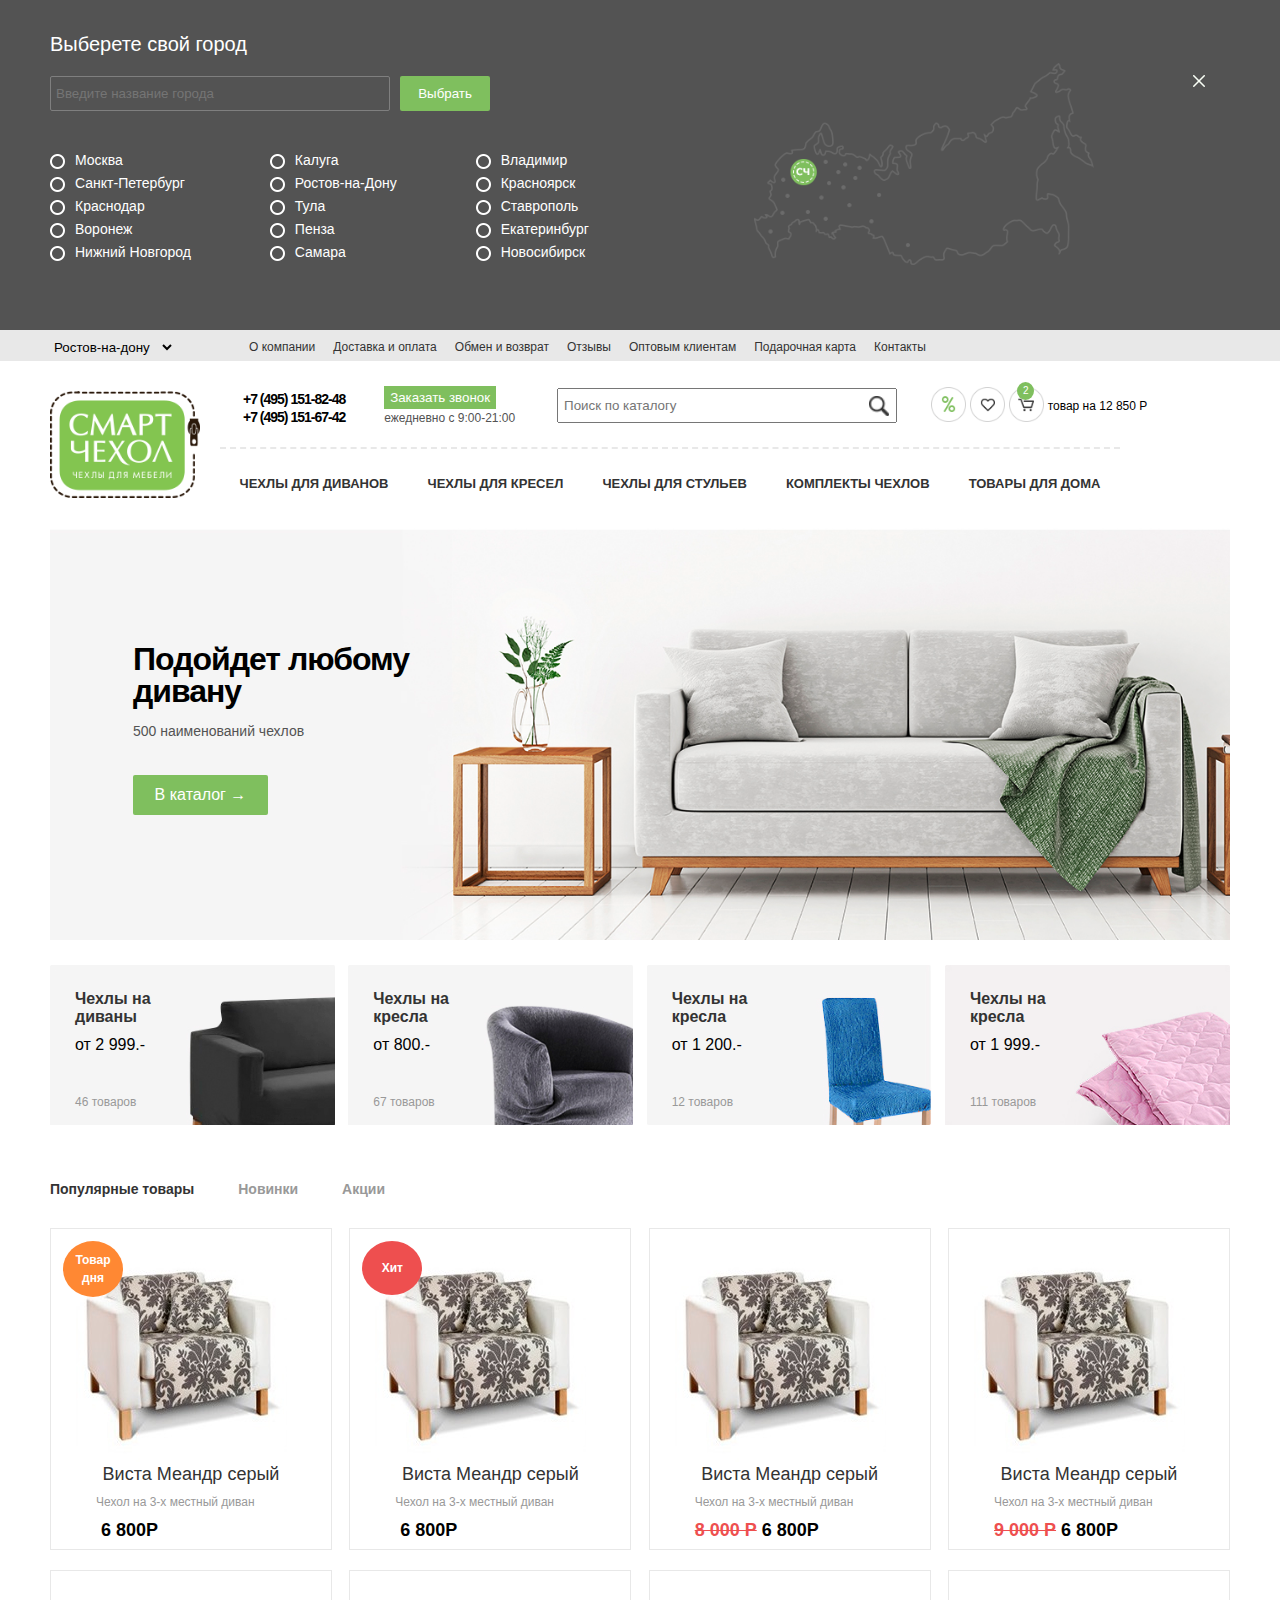
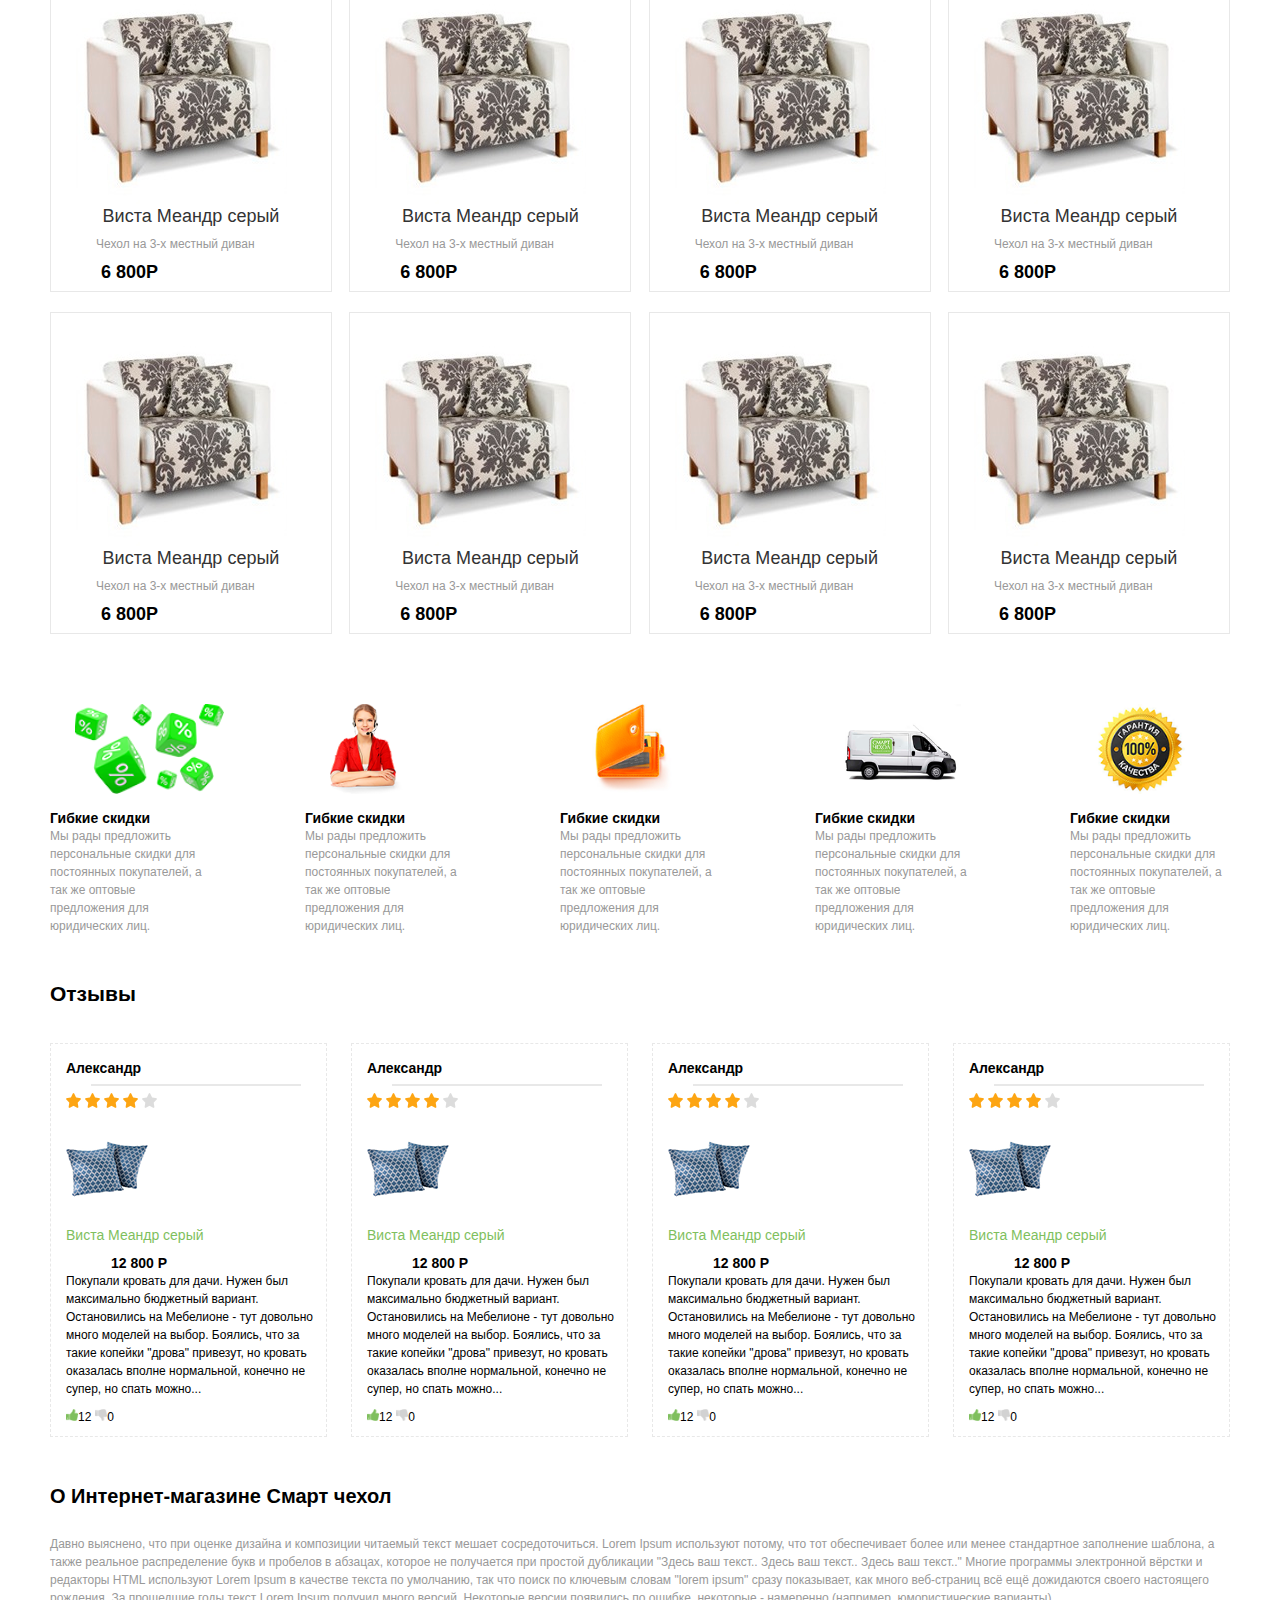
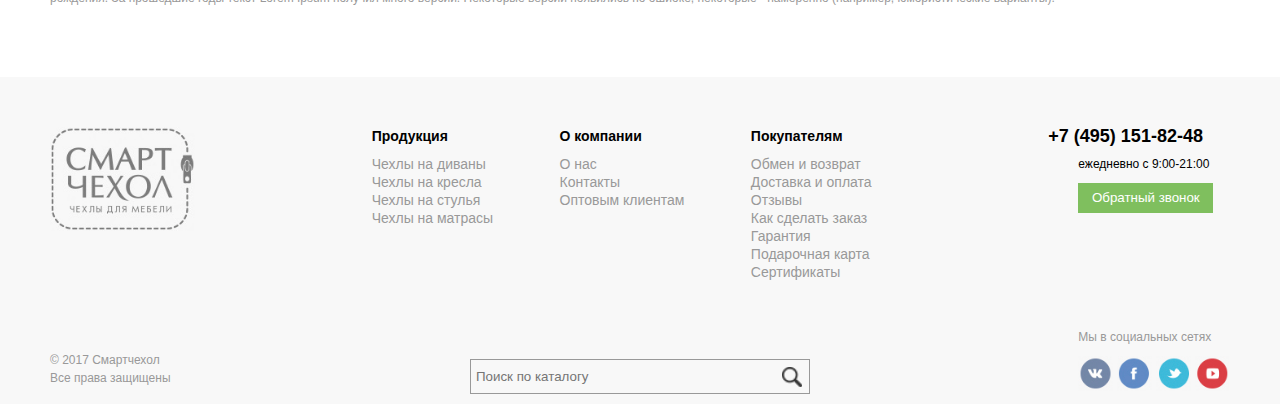
<file: index.html>
<!DOCTYPE html>
<html lang="ru">
<head>
    <meta charset="UTF-8">
    <title>SMART-Чехол</title>
    <link rel="stylesheet" href="css/reset.css">
    <link rel="stylesheet" href="css/style.css">
    <script
            src="https://code.jquery.com/jquery-3.2.1.min.js"
            integrity="sha256-hwg4gsxgFZhOsEEamdOYGBf13FyQuiTwlAQgxVSNgt4="
            crossorigin="anonymous"></script>
    <script type="text/javascript" src="js/functions.js"></script>
</head>
<body class="_full">
<div class="choose-city _darkGray">
    <div class="wrap">
        <div class="choose-city__title">Выберете свой город</div>
        <div class="choose-city__search"><input type="search" placeholder="Введите название города"><input class="_pointer" type="submit" value="Выбрать"></div>
        <div class="choose-city__list">
            <ul class="choose-city__list-col">
                <li><input id="moscow" type="radio" name="city">
                <label for="moscow" class="_pointer">Москва</label></li>
                <li> <input id="sp" type="radio" name="city">
                <label for="sp" class="_pointer">Санкт-Петербург</label></li>
                <li><input id="krasnodar" type="radio" name="city">
                <label for="krasnodar" class="_pointer">Краснодар</label></li>
                <li><input id="voronej" type="radio" name="city">
                <label for="voronej" class="_pointer">Воронеж</label></li>
                <li><input id="nn" type="radio" name="city">
                <label for="nn" class="_pointer">Нижний Новгород</label></li>
            </ul>
            <ul class="choose-city__list-col">
                <li><input id="kaluga" type="radio" name="city">
                <label for="kaluga" class="_pointer">Калуга</label></li>
                <li> <input id="rostov" type="radio" name="city">
                <label for="rostov" class="_pointer">Ростов-на-Дону</label></li>
                <li> <input id="tula" type="radio" name="city">
                <label for="tula" class="_pointer">Тула</label></li>
                <li> <input id="penza" type="radio" name="city">
                <label for="penza" class="_pointer">Пенза</label></li>
                <li> <input id="samara" type="radio" name="city">
                <label for="samara" class="_pointer">Самара</label></li>
            </ul>
            <ul class="choose-city__list-col">
                <li> <input id="vladimir" type="radio" name="city">
                <label for="vladimir" class="_pointer">Владимир</label></li>
                <li> <input id="krasnoyarsk" type="radio" name="city">
                <label for="krasnoyarsk" class="_pointer">Красноярск</label></li>
                <li><input id="stavropol" type="radio" name="city">
                <label for="stavropol" class="_pointer">Ставрополь</label></li>
                <li><input id="ekb" type="radio" name="city">
                <label for="ekb" class="_pointer">Екатеринбург</label></li>
                <li><input id="novosibirsk" type="radio" name="city">
                <label for="novosibirsk" class="_pointer">Новосибирск</label></li>
            </ul>
        </div>
    </div>
    <img src="img/top-map.png" alt="">
    <div class="choose-city__close _pointer"></div>
</div>
<header class="header clearfix _full">
        <div class="top-menu _gray">
            <div class="wrap">
            <div class="top-menu__city">
                <select name="city" id="city">
                    <option value="Ростов-на-Дону">Ростов-на-дону</option>
                    <option value="Москва">Москва</option>
                    <option value="Санкт-Петербург">Санкт-Петербург</option>
                    <option value="Владимир">Владимир</option>
                    <option value="Воронеж">Воронеж</option>
                </select>
            </div>
            <ul class="top-menu__nav _flex-around">
                <li><a href="#">О компании</a></li>
                <li><a href="#">Доставка и оплата</a></li>
                <li><a href="#">Обмен и возврат</a></li>
                <li><a href="#">Отзывы</a></li>
                <li><a href="#">Оптовым клиентам</a></li>
                <li><a href="#">Подарочная карта</a></li>
                <li><a href="#">Контакты</a></li>
            </ul>
            </div>
        </div>
    <div class="wrap">
        <div class="header__logo"><a href="../smartchehol/index.html"><img src="img/logo.png" alt=""></a></div>
        <div class="header__info">
            <div class="header__phones _inline _mt25">
                <p>+7 (495) 151-82-48</p>
                <p>+7 (495) 151-67-42</p>
            </div>
            <div class="header__callback _inline _mt25">
                <button class="callback-btn _green">Заказать звонок</button>
                <p>ежедневно с 9:00-21:00</p>
            </div>
            <div class="header__search _inline">
                <input type="search" placeholder="Поиск по каталогу">
                <div class="header__search-btn">
                    <label for="header-search"></label>
                    <input type="submit" name="" id="header-search">
                </div>
            </div>
            <div class="header__basket _inline">
                <a class="header__basket-procent" href="#"></a>
                <a class="header__basket-like" href="#"></a>
                <a class="header__basket-goods" href="#"></a>
                <div class="header__basket-number">2</div>
                <p>товар на 12 850 Р</p>
            </div>
        </div>
        <div class="main-menu">
            <ul class="main-menu__nav _flex-around _uppercase">
                <li><a href="#">Чехлы для диванов</a></li>
                <li><a href="#">Чехлы для кресел</a></li>
                <li><a href="#">Чехлы для стульев</a></li>
                <li><a href="#">Комплекты чехлов</a></li>
                <li><a href="#">Товары для дома</a></li>
            </ul>
        </div>
    </div>
</header>
<main class="mainpage wrap">
    <div class="wrap">
        <div class="mainpage__slider">
            <ul>
                <li><img src="img/slide.jpg" alt=""></li>
            </ul>
            <div class="mainpage__slider-info">
                <h3>Подойдет любому дивану</h3>
                <a href="#">500 наименований чехлов</a>
                <div>
                    <button class="_green">В каталог →</button>
                </div>
            </div>
        </div>
        <div class="mainpage__categories _flex-between">
            <div class="mainpage__category sofa">
                <h3><a href="#">Чехлы на диваны</a></h3>
                <p>от 2 999.-</p>
                <div class="mainpage__category-goods">
                    <a href="#">46 товаров</a>
                </div>
            </div>
            <div class="mainpage__category chair">
                <h3><a href="#">Чехлы на кресла</a></h3>
                <p>от 800.-</p>
                <div class="mainpage__category-goods">
                    <a href="#">67 товаров</a>
                </div>
            </div>
            <div class="mainpage__category stool">
                <h3><a href="#">Чехлы на кресла</a></h3>
                <p>от 1 200.-</p>
                <div class="mainpage__category-goods">
                    <a href="#">12 товаров</a>
                </div>
            </div>
            <div class="mainpage__category matras">
                <h3><a href="#">Чехлы на кресла</a></h3>
                <p>от 1 999.-</p>
                <div class="mainpage__category-goods">
                    <a href="#">111 товаров</a>
                </div>
            </div>
        </div>
        <div class="mainpage__catalog">
            <div class="mainpage__catalog-nav">
                <a class="active" href="#">Популярные товары</a>
                <a href="#">Новинки</a>
                <a href="#">Акции</a>
            </div>
            <div class="mainpage__catalog-items _flex-between">
              <div class="mainpage__catalog-item _border">
                  <div class="item-of-day">Товар дня</div>
                  <img src="img/item.jpg" alt="">
                <h3><a href="../smartchehol/card.html">Виста Меандр серый</a></h3>
                  <p>Чехол на 3-х местный диван</p>
                  <div class="price">
                      <div class="price-old"></div>
                      6 800Р
                  </div>
                  <button class="_green">В корзину</button>
              </div>
                <div class="mainpage__catalog-item _border">
                    <div class="item-hit">Хит</div>
                    <img src="img/item.jpg" alt="">
                    <h3><a href="../smartchehol/card.html">Виста Меандр серый</a></h3>
                    <p>Чехол на 3-х местный диван</p>
                    <div class="price">
                        <div class="price-old"></div>
                        6 800Р
                    </div>
                    <button class="_green">В корзину</button>
                </div>
                <div class="mainpage__catalog-item _border">
                    <img src="img/item.jpg" alt="">
                    <h3><a href="../smartchehol/card.html">Виста Меандр серый</a></h3>
                    <p>Чехол на 3-х местный диван</p>
                    <div class="price">
                        <div class="price-old">8 000 Р</div>
                        6 800Р
                    </div>
                    <button class="_green">В корзину</button>
                </div>
                <div class="mainpage__catalog-item _border">
                    <img src="img/item.jpg" alt="">
                    <h3><a href="../smartchehol/card.html">Виста Меандр серый</a></h3>
                    <p>Чехол на 3-х местный диван</p>
                    <div class="price">
                        <div class="price-old">9 000 Р</div>
                        6 800Р
                    </div>
                    <button class="_green">В корзину</button>
                </div>
                <div class="mainpage__catalog-item _border">
                    <img src="img/item.jpg" alt="">
                    <h3><a href="../smartchehol/card.html">Виста Меандр серый</a></h3>
                    <p>Чехол на 3-х местный диван</p>
                    <div class="price">
                        <div class="price-old"></div>
                        6 800Р
                    </div>
                    <button class="_green">В корзину</button>
                </div>
                <div class="mainpage__catalog-item _border">
                    <img src="img/item.jpg" alt="">
                    <h3><a href="../smartchehol/card.html">Виста Меандр серый</a></h3>
                    <p>Чехол на 3-х местный диван</p>
                    <div class="price">
                        <div class="price-old"></div>
                        6 800Р
                    </div>
                    <button class="_green">В корзину</button>
                </div>
                <div class="mainpage__catalog-item _border">
                    <img src="img/item.jpg" alt="">
                    <h3><a href="../smartchehol/card.html">Виста Меандр серый</a></h3>
                    <p>Чехол на 3-х местный диван</p>
                    <div class="price">
                        <div class="price-old"></div>
                        6 800Р
                    </div>
                    <button class="_green">В корзину</button>
                </div>
                <div class="mainpage__catalog-item _border">
                    <img src="img/item.jpg" alt="">
                    <h3><a href="../smartchehol/card.html">Виста Меандр серый</a></h3>
                    <p>Чехол на 3-х местный диван</p>
                    <div class="price">
                        <div class="price-old"></div>
                        6 800Р
                    </div>
                    <button class="_green">В корзину</button>
                </div>
                <div class="mainpage__catalog-item _border">
                    <img src="img/item.jpg" alt="">
                    <h3><a href="../smartchehol/card.html">Виста Меандр серый</a></h3>
                    <p>Чехол на 3-х местный диван</p>
                    <div class="price">
                        <div class="price-old"></div>
                        6 800Р
                    </div>
                    <button class="_green">В корзину</button>
                </div>
                <div class="mainpage__catalog-item _border">
                    <img src="img/item.jpg" alt="">
                    <h3><a href="../smartchehol/card.html">Виста Меандр серый</a></h3>
                    <p>Чехол на 3-х местный диван</p>
                    <div class="price">
                        <div class="price-old"></div>
                        6 800Р
                    </div>
                    <button class="_green">В корзину</button>
                </div>
                <div class="mainpage__catalog-item _border">
                    <img src="img/item.jpg" alt="">
                    <h3><a href="../smartchehol/card.html">Виста Меандр серый</a></h3>
                    <p>Чехол на 3-х местный диван</p>
                    <div class="price">
                        <div class="price-old"></div>
                        6 800Р
                    </div>
                    <button class="_green">В корзину</button>
                </div>
                <div class="mainpage__catalog-item _border">
                    <img src="img/item.jpg" alt="">
                    <h3><a href="../smartchehol/card.html">Виста Меандр серый</a></h3>
                    <p>Чехол на 3-х местный диван</p>
                    <div class="price">
                        <div class="price-old"></div>
                        6 800Р
                    </div>
                    <button class="_green">В корзину</button>
                </div>
            </div>
        </div>
        <div class="mainpage__services">
            <div class="mainpage__services-items _flex-between">
                <div class="mainpage__services-item">
                    <img src="img/service1.png" alt="">
                    <h3>Гибкие скидки</h3>
                    <p>Мы рады предложить персональные скидки для постоянных покупателей,
                        а так же оптовые предложения для юридических лиц.</p>
                </div>
                <div class="mainpage__services-item">
                    <img src="img/service2.png" alt="">
                    <h3>Гибкие скидки</h3>
                    <p>Мы рады предложить персональные скидки для постоянных покупателей,
                        а так же оптовые предложения для юридических лиц.</p>
                </div>
                <div class="mainpage__services-item">
                    <img src="img/service3.png" alt="">
                    <h3>Гибкие скидки</h3>
                    <p>Мы рады предложить персональные скидки для постоянных покупателей,
                        а так же оптовые предложения для юридических лиц.</p>
                </div>
                <div class="mainpage__services-item">
                    <img src="img/service4.png" alt="">
                    <h3>Гибкие скидки</h3>
                    <p>Мы рады предложить персональные скидки для постоянных покупателей,
                        а так же оптовые предложения для юридических лиц.</p>
                </div>
                <div class="mainpage__services-item">
                    <img src="img/service5.png" alt="">
                    <h3>Гибкие скидки</h3>
                    <p>Мы рады предложить персональные скидки для постоянных покупателей,
                        а так же оптовые предложения для юридических лиц.</p>
                </div>
            </div>
        </div>
        <div class="mainpage__reviews">
            <div class="mainpage__reviews-title">Отзывы</div>
            <div class="mainpage__reviews-items _flex-between">
                <div class="mainpage__reviews-item">
                    <h3>Александр</h3>
                    <hr>
                    <div class="rating">
                        <div class="star rated"></div>
                        <div class="star rated"></div>
                        <div class="star rated"></div>
                        <div class="star rated"></div>
                        <div class="star"></div>
                    </div>
                    <img src="img/review.png" alt="">
                    <div><a href="">Виста Меандр серый</a></div>
                    <div class="price">12 800 Р</div>
                    <p>Покупали кровать для дачи. Нужен был максимально бюджетный вариант.
                        Остановились на Мебелионе - тут довольно много моделей на выбор.
                        Боялись, что за такие копейки "дрова" привезут, но кровать оказалась
                        вполне нормальной, конечно не супер, но спать можно...</p>
                    <div class="like _inline">12</div>
                    <div class="dislike _inline">0</div>
                </div>
                <div class="mainpage__reviews-item">
                    <h3>Александр</h3>
                    <hr>
                    <div class="rating">
                        <div class="star rated"></div>
                        <div class="star rated"></div>
                        <div class="star rated"></div>
                        <div class="star rated"></div>
                        <div class="star"></div>
                    </div>
                    <img src="img/review.png" alt="">
                    <div><a href="">Виста Меандр серый</a></div>
                    <div class="price">12 800 Р</div>
                    <p>Покупали кровать для дачи. Нужен был максимально бюджетный вариант.
                        Остановились на Мебелионе - тут довольно много моделей на выбор.
                        Боялись, что за такие копейки "дрова" привезут, но кровать оказалась
                        вполне нормальной, конечно не супер, но спать можно...</p>
                    <div class="like _inline">12</div>
                    <div class="dislike _inline">0</div>
                </div>
                <div class="mainpage__reviews-item">
                    <h3>Александр</h3>
                    <hr>
                    <div class="rating">
                        <div class="star rated"></div>
                        <div class="star rated"></div>
                        <div class="star rated"></div>
                        <div class="star rated"></div>
                        <div class="star"></div>
                    </div>
                    <img src="img/review.png" alt="">
                    <div><a href="">Виста Меандр серый</a></div>
                    <div class="price">12 800 Р</div>
                    <p>Покупали кровать для дачи. Нужен был максимально бюджетный вариант.
                        Остановились на Мебелионе - тут довольно много моделей на выбор.
                        Боялись, что за такие копейки "дрова" привезут, но кровать оказалась
                        вполне нормальной, конечно не супер, но спать можно...</p>
                    <div class="like _inline">12</div>
                    <div class="dislike _inline">0</div>
                </div>
                <div class="mainpage__reviews-item">
                    <h3>Александр</h3>
                    <hr>
                    <div class="rating">
                        <div class="star rated"></div>
                        <div class="star rated"></div>
                        <div class="star rated"></div>
                        <div class="star rated"></div>
                        <div class="star"></div>
                    </div>
                    <img src="img/review.png" alt="">
                    <div><a href="">Виста Меандр серый</a></div>
                    <div class="price">12 800 Р</div>
                    <p>Покупали кровать для дачи. Нужен был максимально бюджетный вариант.
                        Остановились на Мебелионе - тут довольно много моделей на выбор.
                        Боялись, что за такие копейки "дрова" привезут, но кровать оказалась
                        вполне нормальной, конечно не супер, но спать можно...</p>
                    <div class="like _inline">12</div>
                    <div class="dislike _inline">0</div>
                </div>
            </div>
        </div>
        <div class="mainpage__about">
            <h3>О Интернет-магазине Смарт чехол</h3>
            <p>Давно выяснено, что при оценке дизайна и композиции читаемый текст мешает сосредоточиться.
                Lorem Ipsum используют потому, что тот обеспечивает более или менее стандартное заполнение
                шаблона, а также реальное распределение букв и пробелов в абзацах, которое не получается при
                простой дубликации "Здесь ваш текст.. Здесь ваш текст.. Здесь ваш текст.." Многие программы
                электронной вёрстки и редакторы HTML используют Lorem Ipsum в качестве текста по умолчанию,
                так что поиск по ключевым словам "lorem ipsum" сразу показывает, как много веб-страниц всё
                ещё дожидаются своего настоящего рождения. За прошедшие годы текст Lorem Ipsum получил много
                версий. Некоторые версии появились по ошибке, некоторые - намеренно (например, юмористические
                варианты).</p>
        </div>
    </div>
</main>
<footer class="footer clearfix _full">
    <div class="wrap _flex-between">
        <div class="footer__column">
            <div class="footer__logo"><a href="../smartchehol/index.html"><img src="img/footer-logo.jpg" alt=""></a></div>
            <div class="footer__copyright">
                <p>© 2017 Смартчехол</p>
                <p>Все права защищены</p>
            </div>
        </div>
        <div class="footer__column _w500">
            <div class="footer__menu _flex-between">
                <div class="footer__menu-item">
                    <h3>Продукция</h3>
                    <ul>
                        <li><a href="#">Чехлы на диваны</a></li>
                        <li><a href="#">Чехлы на кресла</a></li>
                        <li><a href="#">Чехлы на стулья</a></li>
                        <li><a href="#">Чехлы на матрасы</a></li>
                    </ul>
                </div>
                <div class="footer__menu-item">
                    <h3>О компании</h3>
                    <ul>
                        <li><a href="#">О нас</a></li>
                        <li><a href="#">Контакты</a></li>
                        <li><a href="#">Оптовым клиентам</a></li>
                    </ul>
                </div>
                <div class="footer__menu-item">
                    <h3>Покупателям</h3>
                    <ul>
                        <li><a href="#">Обмен и возврат</a></li>
                        <li><a href="#">Доставка и оплата</a></li>
                        <li><a href="#">Отзывы</a></li>
                        <li><a href="#">Как сделать заказ</a></li>
                        <li><a href="#">Гарантия</a></li>
                        <li><a href="#">Подарочная карта</a></li>
                        <li><a href="#">Сертификаты</a></li>
                    </ul>
                </div>
            </div>
        </div>
        <div class="footer__column">
            <div class="footer__info">
                <h3>+7 (495) 151-82-48</h3>
                <p>ежедневно с 9:00-21:00</p>
                <button class="_green">Обратный звонок</button>
                <div class="footer__social">
                    <p>Мы в социальных сетях</p>
                    <div class="footer__social-links">
                        <a href="#" class="vk"></a>
                        <a href="#" class="fb"></a>
                        <a href="#" class="twit"></a>
                        <a href="#" class="yt"></a>
                    </div>
                </div>
            </div>
        </div>
    </div>
    <div class="header__search footer__search">
        <input type="search" placeholder="Поиск по каталогу">
        <div class="header__search-btn">
            <label for="header-search"></label>
            <input type="submit" name="" id="header-search">
        </div>
    </div>
</footer>
<a href="#top" id="back_to_top"><div class="back_to_top">Наверх →</div></a>
</body>
</html>
</file>
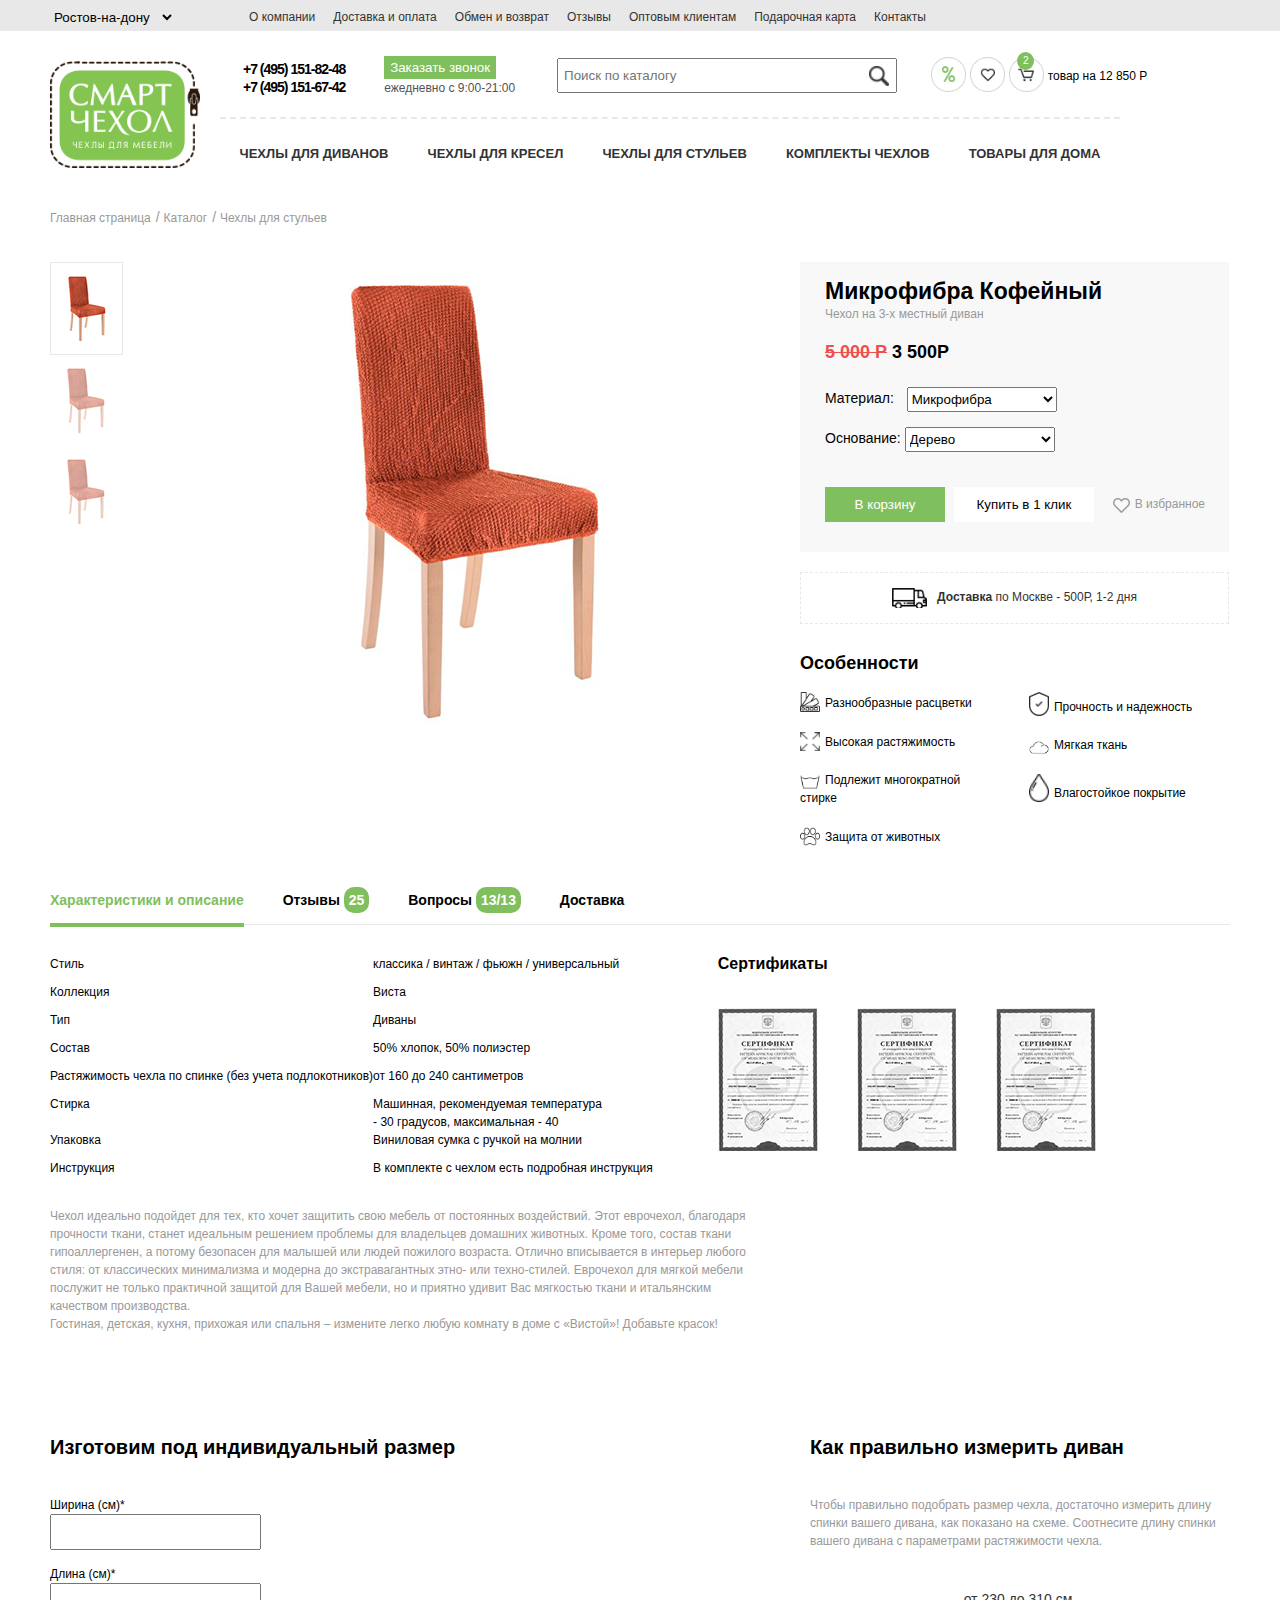
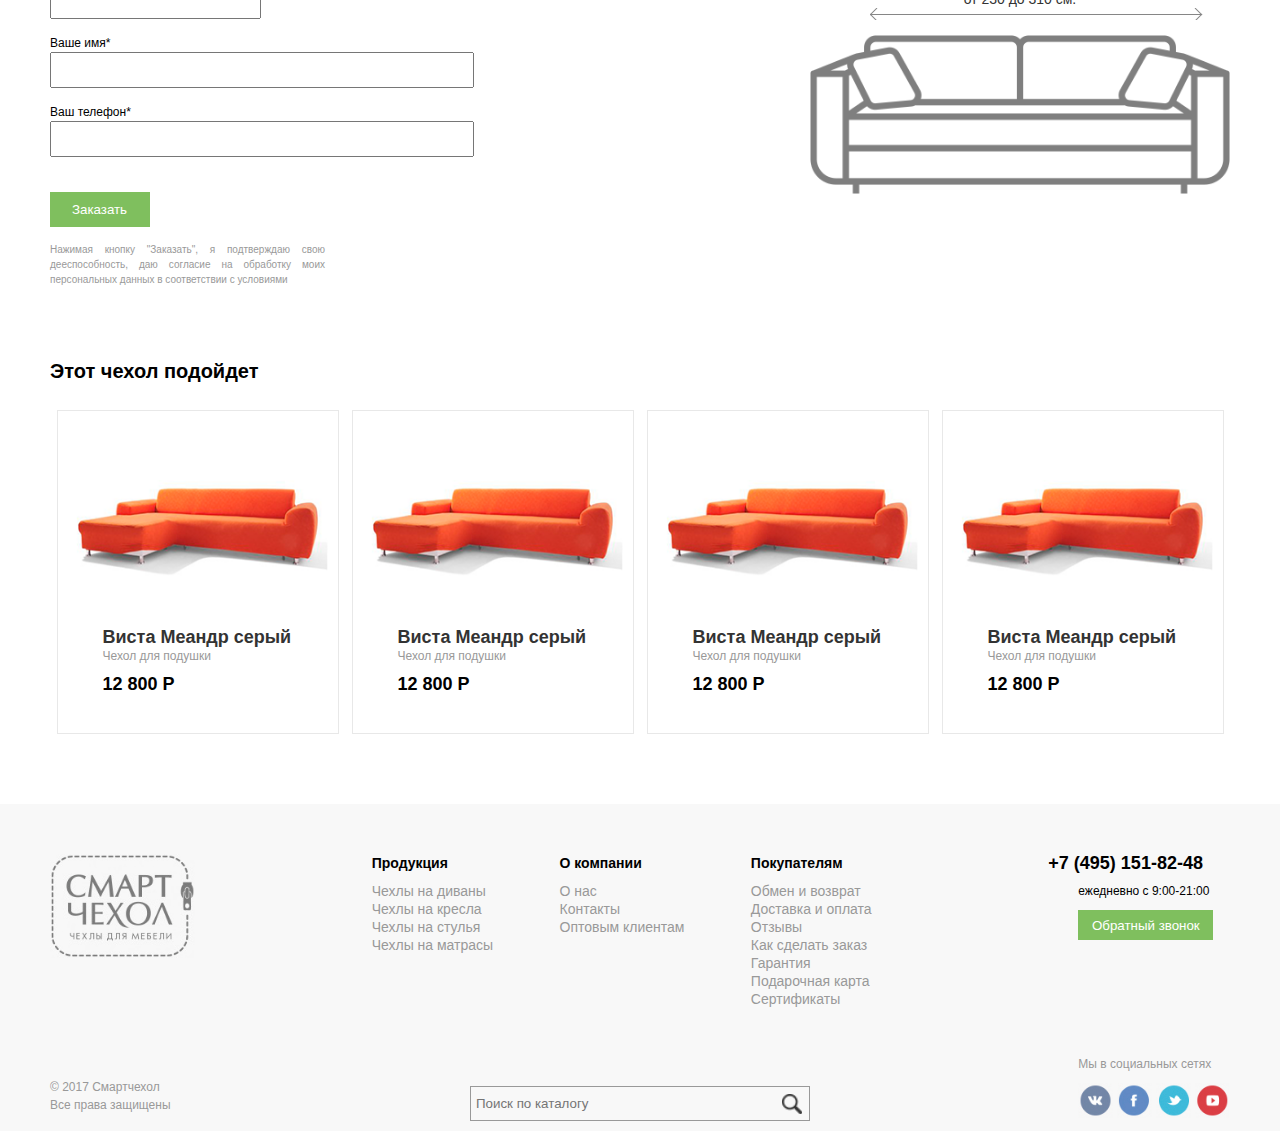
<file: card.html>
<!DOCTYPE html>
<html lang="ru">
<head>
    <meta charset="UTF-8">
    <title>SMART-Чехол</title>
    <link rel="stylesheet" href="css/reset.css">
    <link rel="stylesheet" href="css/style.css">
    <script
            src="https://code.jquery.com/jquery-3.2.1.min.js"
            integrity="sha256-hwg4gsxgFZhOsEEamdOYGBf13FyQuiTwlAQgxVSNgt4="
            crossorigin="anonymous"></script>
    <script type="text/javascript" src="js/functions.js"></script>
    <script type="text/javascript" src="js/tabs.js"></script>
</head>
<body class="_full">
<header class="header clearfix _full">
    <div class="top-menu _gray">
        <div class="wrap">
            <div class="top-menu__city">
                <select name="city" id="city">
                    <option value="Ростов-на-Дону">Ростов-на-дону</option>
                    <option value="Москва">Москва</option>
                    <option value="Санкт-Петербург">Санкт-Петербург</option>
                    <option value="Владимир">Владимир</option>
                    <option value="Воронеж">Воронеж</option>
                </select>
            </div>
            <ul class="top-menu__nav _flex-around">
                <li><a href="#">О компании</a></li>
                <li><a href="#">Доставка и оплата</a></li>
                <li><a href="#">Обмен и возврат</a></li>
                <li><a href="#">Отзывы</a></li>
                <li><a href="#">Оптовым клиентам</a></li>
                <li><a href="#">Подарочная карта</a></li>
                <li><a href="#">Контакты</a></li>
            </ul>
        </div>
    </div>
    <div class="wrap">
        <div class="header__logo"><a href="../smartchehol/index.html"><img src="img/logo.png" alt=""></a></div>
        <div class="header__info">
            <div class="header__phones _inline _mt25">
                <p>+7 (495) 151-82-48</p>
                <p>+7 (495) 151-67-42</p>
            </div>
            <div class="header__callback _inline _mt25">
                <button class="callback-btn _green">Заказать звонок</button>
                <p>ежедневно с 9:00-21:00</p>
            </div>
            <div class="header__search _inline">
                <input type="search" placeholder="Поиск по каталогу">
                <div class="header__search-btn">
                    <label for="header-search"></label>
                    <input type="submit" name="" id="header-search">
                </div>
            </div>
            <div class="header__basket _inline">
                <a class="header__basket-procent" href="#"></a>
                <a class="header__basket-like" href="#"></a>
                <a class="header__basket-goods" href="#"></a>
                <div class="header__basket-number">2</div>
                <p>товар на 12 850 Р</p>
            </div>
        </div>
        <div class="main-menu">
            <ul class="main-menu__nav _flex-around _uppercase">
                <li><a href="#">Чехлы для диванов</a></li>
                <li><a href="#">Чехлы для кресел</a></li>
                <li><a href="#">Чехлы для стульев</a></li>
                <li><a href="#">Комплекты чехлов</a></li>
                <li><a href="#">Товары для дома</a></li>
            </ul>
        </div>
    </div>
</header>
<main class="item wrap">
    <div class="wrap">
        <div class="breadcrumbs">
            <ul>
                <li><a href="#">Главная страница</a></li>
                <li><a href="#">Каталог</a></li>
                <li><a href="#">Чехлы для стульев</a></li>
            </ul>
        </div>
        <div class="item__info">
            <div class="item__images">
                <div class="item_images-thumbs">
                    <ul class="image-tabs">
                        <li class="active"><img src="img/image-thumb.png" alt=""></li>
                        <li><img src="img/image-thumb.png" alt=""></li>
                        <li><img src="img/image-thumb.png" alt=""></li>
                    </ul>
                </div>
                <div class="item__image displayed">
                    <img src="img/image.png" alt="">
                </div>
                <div class="item__image">
                    <img src="img/image.png" alt="">
                </div>
                <div class="item__image">
                    <img src="img/image.png" alt="">
                </div>
            </div>
            <div class="item__options">
                <div class="item__title">Микрофибра Кофейный</div>
                <p>Чехол на 3-х местный диван</p>
                <div class="price">
                    <div class="price-old">5 000 Р</div>
                    3 500Р
                </div>
                <div class="item__chars">
                    <div class="item__material">
                        Материал: <select name="material" id="material">
                        <option value="">Микрофибра</option>
                        <option value="">Микрофибра</option>
                        <option value="">Микрофибра</option>
                    </select>
                    </div>
                    <div class="item__main-material">
                        Основание: <select name="main-material" id="main-material">
                        <option value="">Дерево</option>
                        <option value="">Дерево</option>
                        <option value="">Дерево</option>
                    </select>
                    </div>
                    <div class="item__buy">
                        <button class="to-cart _green _pointer">В корзину</button>
                        <button class="one-click _pointer">Купить в 1 клик</button>
                        <a href="#">В избранное</a>
                    </div>
                </div>
                <div class="item__delivery">
                    <p><b>Доставка</b> по Москве - 500Р, 1-2 дня</p>
                </div>
                <div class="item__specials">
                    <h3>Особенности</h3>
                    <ul class="_right25">
                        <li><img src="img/icons/color.png" alt="">Разнообразные расцветки</li>
                        <li><img src="img/icons/expand.png" alt="">Высокая растяжимость</li>
                        <li><img src="img/icons/laundry.png" alt="">Подлежит многократной стирке</li>
                        <li><img src="img/icons/paw.png" alt="">Защита от животных</li>
                    </ul>
                    <ul>
                        <li><img src="img/icons/shield.png" alt="">Прочность и надежность</li>
                        <li><img src="img/icons/cloud.png" alt="">Мягкая ткань</li>
                        <li><img src="img/icons/raindrop.png" alt="">Влагостойкое покрытие</li>
                    </ul>
                </div>
            </div>
        </div>
        <div class="item__tabs">
            <div class="item__tabs-nav">
                <ul class="tabs">
                    <li class="active">Характеристики и описание</li>
                    <li>Отзывы <span>25</span></li>
                    <li>Вопросы <span>13/13</span></li>
                    <li>Доставка</li>
                </ul>
            </div>
            <div class="item__tabs-items">
                <div class="item__tab-item">
                    <div class="item__tab-table">
                        <table>
                            <tr>
                                <td class="table-dots">Стиль</td>
                                <td>классика / винтаж / фьюжн / универсальный</td>
                            </tr>
                            <tr>
                                <td class="table-dots">Коллекция</td>
                                <td>Виста</td>
                            </tr>
                            <tr>
                                <td class="table-dots">Тип</td>
                                <td>Диваны</td>
                            </tr>
                            <tr>
                                <td class="table-dots">Состав</td>
                                <td>50% хлопок, 50% полиэстер</td>
                            </tr>
                            <tr>
                                <td class="table-dots">Растяжимость чехла по спинке (без учета подлокотников)</td>
                                <td>от 160 до 240 сантиметров</td>
                            </tr>
                            <tr>
                                <td class="table-dots">Стирка</td>
                                <td>Машинная, рекомендуемая температура<br/>- 30 градусов, максимальная - 40</td>
                            </tr>
                            <tr>
                                <td class="table-dots">Упаковка</td>
                                <td>Виниловая сумка с ручкой на молнии</td>
                            </tr>
                            <tr>
                                <td class="table-dots">Инструкция</td>
                                <td>В комплекте с чехлом есть подробная инструкция</td>
                            </tr>
                        </table>
                        <div class="item__sertificate">
                            <h3>Сертификаты</h3>
                            <img class="_inline" src="img/sert.png" alt="">
                            <img class="_inline" src="img/sert.png" alt="">
                            <img class="_inline" src="img/sert.png" alt="">
                        </div>
                    </div>
                    <div class="item__description">
                        <p>Чехол  идеально подойдет для тех, кто хочет защитить свою мебель от постоянных воздействий.
                            Этот еврочехол, благодаря прочности ткани, станет идеальным решением проблемы для владельцев
                            домашних животных. Кроме того, состав ткани гипоаллергенен, а потому безопасен для малышей или
                            людей пожилого возраста. Отлично вписывается в интерьер любого стиля: от классических минимализма
                            и модерна до экстравагантных этно- или техно-стилей. Еврочехол для мягкой мебели  послужит не только
                            практичной защитой для Вашей мебели, но и приятно удивит Вас мягкостью ткани и итальянским качеством
                            производства.</p>

                        <p>Гостиная, детская, кухня, прихожая или спальня – измените легко любую комнату в доме с «Вистой»!
                            Добавьте красок!</p>
                    </div>
                    <div class="item__size">
                        <div class="item__size-form">
                            <h3>Изготовим под индивидуальный размер</h3>
                            <form action="url">
                                <div class="item__form-input">
                                    <label for="item-width">Ширина (см)*</label>
                                    <input id="item-width" type="text">
                                </div>
                                <div class="item__form-input">
                                    <label for="item-height">Длина (см)*</label>
                                    <input id="item-height" type="text">
                                </div>
                                <div class="item__form-input">
                                    <label for="name">Ваше имя*</label>
                                    <input id="name" type="text">
                                </div>
                                <div class="item__form-input">
                                    <label for="phone">Ваш телефон*</label>
                                    <input id="phone" type="text">
                                </div>
                                <div class="item__form-input">
                                    <input class="_green" type="submit" value="Заказать">
                                    <p>Нажимая кнопку "Заказать", я подтверждаю свою дееспособность,
                                        даю согласие на обработку моих персональных данных в соответствии с условиями</p>
                                </div>
                            </form>
                        </div>
                        <div class="item__size-info">
                            <h3>Как правильно измерить диван</h3>
                            <p>Чтобы правильно подобрать размер чехла, достаточно измерить
                                длину спинки вашего дивана, как показано на схеме. Соотнесите
                                длину спинки вашего дивана с параметрами растяжимости чехла.
                            </p>
                            <div class="item__size-schema">
                                <p>от 230 до 310 см.</p>
                                <div class="arrows"></div>
                                <div class="sofa"></div>
                            </div>
                        </div>
                    </div>
                    <div class="item__same">
                        <h3>Этот чехол подойдет</h3>
                        <div class="item__same-items _flex-around">
                        <div class="item__same-item _border">
                            <img src="img/divan.png" alt="">
                            <div><a href="../smartchehol/card.html">Виста Меандр серый</a></div>
                            <p>Чехол для подушки</p>
                            <div class="price">12 800 Р</div>
                        </div>
                        <div class="item__same-item _border">
                            <img src="img/divan.png" alt="">
                            <div><a href="../smartchehol/card.html">Виста Меандр серый</a></div>
                            <p>Чехол для подушки</p>
                            <div class="price">12 800 Р</div>
                        </div>
                        <div class="item__same-item _border">
                            <img src="img/divan.png" alt="">
                            <div><a href="../smartchehol/card.html">Виста Меандр серый</a></div>
                            <p>Чехол для подушки</p>
                            <div class="price">12 800 Р</div>
                        </div>
                        <div class="item__same-item _border">
                            <img src="img/divan.png" alt="">
                            <div><a href="../smartchehol/card.html">Виста Меандр серый</a></div>
                            <p>Чехол для подушки</p>
                            <div class="price">12 800 Р</div>
                        </div>
                        </div>
                    </div>
                </div>
                <div class="item__tab-item">Нет отзывов</div>
                <div class="item__tab-item">Нет вопросов</div>
                <div class="item__tab-item">Доставка</div>
            </div>
        </div>
    </div>
</main>
<footer class="footer clearfix _full">
    <div class="wrap _flex-between">
        <div class="footer__column">
            <div class="footer__logo"><a href="../smartchehol/index.html"><img src="img/footer-logo.jpg" alt=""></a></div>
            <div class="footer__copyright">
                <p>© 2017 Смартчехол</p>
                <p>Все права защищены</p>
            </div>
        </div>
        <div class="footer__column _w500">
            <div class="footer__menu _flex-between">
                <div class="footer__menu-item">
                    <h3>Продукция</h3>
                    <ul>
                        <li><a href="#">Чехлы на диваны</a></li>
                        <li><a href="#">Чехлы на кресла</a></li>
                        <li><a href="#">Чехлы на стулья</a></li>
                        <li><a href="#">Чехлы на матрасы</a></li>
                    </ul>
                </div>
                <div class="footer__menu-item">
                    <h3>О компании</h3>
                    <ul>
                        <li><a href="#">О нас</a></li>
                        <li><a href="#">Контакты</a></li>
                        <li><a href="#">Оптовым клиентам</a></li>
                    </ul>
                </div>
                <div class="footer__menu-item">
                    <h3>Покупателям</h3>
                    <ul>
                        <li><a href="#">Обмен и возврат</a></li>
                        <li><a href="#">Доставка и оплата</a></li>
                        <li><a href="#">Отзывы</a></li>
                        <li><a href="#">Как сделать заказ</a></li>
                        <li><a href="#">Гарантия</a></li>
                        <li><a href="#">Подарочная карта</a></li>
                        <li><a href="#">Сертификаты</a></li>
                    </ul>
                </div>
            </div>
        </div>
        <div class="footer__column">
            <div class="footer__info">
                <h3>+7 (495) 151-82-48</h3>
                <p>ежедневно с 9:00-21:00</p>
                <button class="_green">Обратный звонок</button>
                <div class="footer__social">
                    <p>Мы в социальных сетях</p>
                    <div class="footer__social-links">
                        <a href="#" class="vk"></a>
                        <a href="#" class="fb"></a>
                        <a href="#" class="twit"></a>
                        <a href="#" class="yt"></a>
                    </div>
                </div>
            </div>
        </div>
    </div>
    <div class="header__search footer__search">
        <input type="search" placeholder="Поиск по каталогу">
        <div class="header__search-btn">
            <label for="header-search"></label>
            <input type="submit" name="" id="header-search">
        </div>
    </div>
</footer>
<a href="#top" id="back_to_top"><div class="back_to_top">Наверх →</div></a>
</body>
</html>
</file>
<file: css/style.css>
body {
  font-family: Verdana, sans-serif; }

._full {
  width: 100%; }

._greenFont {
  color: #7fbf5e; }

._green {
  background-color: #7fbf5e; }

._grayFont {
  color: #e8e8e8; }

._gray {
  background-color: #e8e8e8; }

._darkGray {
  background-color: #535353; }

._inline {
  display: inline-block; }

._pointer {
  cursor: pointer; }

._border {
  border: 1px #e8e8e8 solid; }

.wrap {
  margin: 0 auto;
  height: 100%;
  width: 1180px; }

._mt25 {
  margin-top: 25px; }

._flex-around {
  display: flex;
  justify-content: space-around; }

._flex-between {
  display: flex;
  justify-content: space-between; }

._uppercase {
  text-transform: uppercase; }

._w500 {
  width: 500px; }

._right25 {
  margin-right: 25px; }

.choose-city {
  height: 330px;
  position: relative; }
  .choose-city img {
    position: absolute;
    top: 63px;
    right: 186px;
    width: 340px; }

.choose-city__title {
  padding-top: 35px;
  font-size: 20px;
  color: #fff; }

.choose-city__search input[type="search"] {
  width: 340px;
  margin-top: 23px;
  height: 35px;
  border: 1px #7f7f7f solid;
  border-radius: 2px;
  background-color: #535353;
  outline: none;
  padding-left: 5px; }
  .choose-city__search input[type="search"]:focus {
    border: 1px #7fbf5e solid; }
.choose-city__search input[type="submit"] {
  margin-top: 23px;
  background-color: #7fbf5e;
  height: 35px;
  width: 90px;
  margin-left: 10px;
  border: 0;
  border-radius: 2px;
  color: #fff; }

.choose-city__list {
  margin-top: 40px; }
  .choose-city__list li {
    margin-bottom: 5px; }
  .choose-city__list input {
    display: none; }
    .choose-city__list input:checked + label:before {
      background-position-x: -17px; }
  .choose-city__list label {
    color: #fff; }
    .choose-city__list label:before {
      content: ' ';
      background: url("../img/icons/check.png") no-repeat;
      vertical-align: middle;
      width: 15px;
      height: 15px;
      display: inline-block;
      margin-right: 10px; }

.choose-city__list-col {
  display: inline-block;
  margin-right: 75px; }

.choose-city__close {
  width: 12px;
  height: 12px;
  background: url("../img/icons/cross.png") no-repeat;
  position: absolute;
  top: 75px;
  right: 75px; }

.top-menu {
  padding-top: 7px;
  padding-bottom: 5px; }

.top-menu__city {
  float: left; }
  .top-menu__city select {
    border: 0;
    outline: none;
    text-decoration: dotted;
    background-color: #e8e8e8; }

.top-menu__nav {
  width: 695px;
  margin-left: 190px; }
  .top-menu__nav a {
    color: #333;
    text-decoration: none;
    font-size: 12px; }

.header__logo {
  width: 150px;
  float: left; }
  .header__logo img {
    width: 150px;
    margin-top: 30px; }

.main-menu__nav {
  border-top: 2px #e8e8e8 dashed;
  margin-top: 20px;
  margin-left: 170px;
  margin-right: 110px;
  padding-top: 25px; }
  .main-menu__nav a {
    text-decoration: none;
    font-weight: 600;
    color: #333;
    font-size: 13px; }
    .main-menu__nav a:hover {
      color: #7fbf5e; }

.header__phones {
  margin-left: 43px;
  font-weight: 600;
  letter-spacing: -1px; }

.header__callback {
  margin-left: 35px; }
  .header__callback p {
    font-size: 12px;
    color: #535353; }
  .header__callback button {
    border: 0;
    height: 23px;
    outline: none;
    color: #fff; }

.header__search {
  vertical-align: top;
  margin-left: 38px;
  margin-top: 27px;
  position: relative; }
  .header__search input {
    width: 340px;
    height: 35px;
    outline: none;
    padding-left: 5px; }
    .header__search input:focus {
      border: 1px #7fbf5e solid; }

.header__basket {
  margin-left: 30px;
  position: relative; }
  .header__basket p {
    font-size: 12px;
    display: inline-block;
    vertical-align: top;
    margin-top: 10px; }

.header__basket-procent, .header__basket-like, .header__basket-goods {
  width: 35px;
  height: 35px;
  display: inline-block;
  background: url("../img/icons/basket.png") no-repeat;
  background-size: cover; }

.header__basket-like {
  background-position-x: -37.5px; }

.header__basket-procent {
  background-position-x: -75px; }

.header__basket-number {
  font-size: 10px;
  background-color: #7fbf5e;
  color: #fff;
  width: 17px;
  text-align: center;
  border-radius: 50%;
  position: absolute;
  top: -5px;
  right: 113px; }

.header__search-btn input {
  display: none; }
.header__search-btn label {
  background: url("../img/icons/search.png") no-repeat;
  background-size: cover;
  cursor: pointer;
  width: 20px;
  height: 20px;
  position: absolute;
  top: 8px;
  right: 8px; }

.mainpage__slider {
  margin-top: 30px;
  position: relative; }
  .mainpage__slider img {
    width: 100%; }

.mainpage__slider-info {
  width: 380px;
  position: absolute;
  top: 115px;
  left: 83px; }
  .mainpage__slider-info h3 {
    font-size: 32px;
    font-weight: 600;
    letter-spacing: -1px;
    line-height: 1;
    margin-bottom: 15px; }
  .mainpage__slider-info a {
    color: #535353;
    text-decoration: none; }
  .mainpage__slider-info button {
    margin-top: 35px;
    width: 135px;
    height: 40px;
    color: #fff;
    border: 0;
    outline: none;
    font-size: 16px;
    border-radius: 2px; }

.mainpage__categories {
  margin-top: 25px; }

.mainpage__category {
  width: 285px;
  height: 160px; }
  .mainpage__category h3 {
    padding-top: 25px;
    font-size: 16px;
    font-weight: 600;
    width: 100px;
    margin-left: 25px; }
    .mainpage__category h3 a {
      color: #333; }
  .mainpage__category p {
    margin-left: 25px;
    font-size: 16px;
    margin-top: 10px; }
  .mainpage__category.sofa {
    background: url("../img/cat1.jpg") no-repeat;
    background-size: cover; }
  .mainpage__category.chair {
    background: url("../img/cat2.jpg") no-repeat;
    background-size: cover; }
  .mainpage__category.stool {
    background: url("../img/cat3.jpg") no-repeat;
    background-size: cover; }
  .mainpage__category.matras {
    background: url("../img/cat4.jpg") no-repeat;
    background-size: cover; }

.mainpage__category-goods {
  margin-left: 25px;
  margin-top: 38px; }
  .mainpage__category-goods a {
    font-size: 12px;
    color: #999999; }

.mainpage__catalog-nav {
  margin-top: 55px; }
  .mainpage__catalog-nav a {
    font-weight: 600;
    color: #999999;
    text-decoration: none;
    margin-right: 40px; }
    .mainpage__catalog-nav a.active {
      color: #333; }

.mainpage__catalog-items {
  margin-top: 30px;
  flex-wrap: wrap; }

.mainpage__catalog-item {
  width: 280px;
  height: 320px;
  overflow: hidden;
  transition: 0.5s;
  margin-bottom: 20px;
  position: relative; }
  .mainpage__catalog-item:hover {
    height: 375px;
    box-shadow: 0px 0px 36px 0px rgba(0, 0, 0, 0.75); }
    .mainpage__catalog-item:hover a {
      color: #7fbf5e;
      text-decoration: underline; }
  .mainpage__catalog-item a {
    color: #333;
    text-decoration: none; }
  .mainpage__catalog-item img {
    margin-left: 25px;
    margin-top: 25px; }
  .mainpage__catalog-item h3 {
    text-align: center;
    font-size: 18px; }
  .mainpage__catalog-item p {
    font-size: 12px;
    color: #999999;
    margin-left: 45px;
    margin-top: 10px; }
  .mainpage__catalog-item button {
    border: 0;
    display: block;
    border-radius: 2px;
    width: 100px;
    height: 35px;
    outline: none;
    color: #fff;
    margin-top: 20px;
    margin-left: 40px; }

.price {
  display: inline-block;
  margin-left: 45px;
  font-size: 18px;
  font-weight: 600;
  margin-top: 10px; }

.price-old {
  display: inline-block;
  color: #ee4f4f;
  text-decoration: line-through; }

.item-of-day {
  width: 60px;
  padding-top: 10px;
  padding-bottom: 10px;
  border-radius: 50%;
  background: #ff8833;
  color: #fff;
  text-align: center;
  font-size: 12px;
  font-weight: 600;
  position: absolute;
  top: 12px;
  left: 12px; }

.item-hit {
  width: 60px;
  padding-top: 18px;
  padding-bottom: 18px;
  border-radius: 50%;
  background: #ee4f4f;
  color: #fff;
  text-align: center;
  font-size: 12px;
  font-weight: 600;
  position: absolute;
  top: 12px;
  left: 12px; }

.mainpage__services {
  margin-top: 50px; }

.mainpage__services-item {
  width: 160px; }
  .mainpage__services-item img {
    margin-left: 25px;
    margin-bottom: 15px;
    height: 90px; }
  .mainpage__services-item h3 {
    font-weight: 600; }
  .mainpage__services-item p {
    font-size: 12px;
    color: #999999; }

.mainpage__reviews {
  margin-top: 50px; }

.mainpage__reviews-title {
  font-size: 21px;
  font-weight: 600; }

.mainpage__reviews-items {
  margin-top: 40px; }

.mainpage__reviews-item {
  border: 1px #e8e8e8 dashed;
  width: 260px;
  padding-left: 15px; }
  .mainpage__reviews-item h3 {
    font-weight: 600;
    margin-top: 15px; }
  .mainpage__reviews-item hr {
    width: 80%;
    border: 1px #e8e8e8 solid; }
  .mainpage__reviews-item .price {
    font-size: 14px;
    font-weight: 600;
    margin-top: 10px; }
  .mainpage__reviews-item p {
    font-size: 12px;
    width: 250px; }
  .mainpage__reviews-item a {
    color: #7fbf5e;
    text-decoration: none; }
    .mainpage__reviews-item a:hover {
      text-decoration: underline; }

.star {
  display: inline-block;
  width: 15px;
  height: 15px;
  background: url("../img/icons/star.png") no-repeat;
  background-size: cover; }
  .star.rated {
    background-position-x: -16px; }

.like, .dislike {
  font-size: 12px;
  margin-top: 10px;
  margin-bottom: 10px; }
  .like:before, .dislike:before {
    content: '';
    background: url("../img/icons/like.png") no-repeat;
    background-size: cover;
    width: 12px;
    height: 12px;
    display: inline-block; }

.dislike:before {
  background-position-x: -14px; }

.mainpage__about {
  margin-top: 50px; }
  .mainpage__about h3 {
    font-size: 20px;
    font-weight: 600; }
  .mainpage__about p {
    color: #999999;
    font-size: 12px;
    margin-top: 30px; }

.footer {
  background: #f8f8f8;
  margin-top: 70px; }

.footer__column {
  margin-top: 50px; }

.footer__logo img {
  width: 145px; }

.footer__copyright {
  margin-top: 120px;
  font-size: 12px; }
  .footer__copyright p {
    color: #999999; }

.footer__menu-item h3 {
  font-weight: 600; }
.footer__menu-item ul {
  margin-top: 10px; }
.footer__menu-item a {
  color: #999999;
  text-decoration: none; }
  .footer__menu-item a:hover {
    text-decoration: underline; }

.footer__search {
  margin: 0 auto;
  width: 340px;
  margin-top: -36px;
  margin-bottom: 10px; }
  .footer__search input {
    background-color: #f8f8f8;
    border: 1px #999999 solid; }

.footer__info h3 {
  font-weight: 600;
  font-size: 18px; }
.footer__info p {
  font-size: 12px;
  margin-top: 10px;
  margin-left: 30px; }
.footer__info button {
  margin-top: 10px;
  margin-left: 30px;
  width: 135px;
  height: 30px;
  color: #fff;
  border: 0;
  outline: none; }

.footer__social {
  margin-top: 115px; }
  .footer__social p {
    font-size: 12px;
    color: #999999; }

.footer__social-links {
  margin-left: 30px;
  margin-top: 10px; }
  .footer__social-links .vk {
    display: inline-block;
    background: url("../img/icons/soc.jpg") no-repeat;
    background-size: cover;
    width: 35px;
    height: 35px; }
  .footer__social-links .fb {
    display: inline-block;
    background: url("../img/icons/soc.jpg") no-repeat;
    background-size: cover;
    background-position-x: -39px;
    width: 35px;
    height: 35px; }
  .footer__social-links .twit {
    display: inline-block;
    background: url("../img/icons/soc.jpg") no-repeat;
    background-size: cover;
    background-position-x: -77px;
    width: 35px;
    height: 35px; }
  .footer__social-links .yt {
    display: inline-block;
    background: url("../img/icons/soc.jpg") no-repeat;
    background-size: cover;
    background-position-x: -116px;
    width: 35px;
    height: 35px; }

.breadcrumbs {
  margin-top: 40px; }
  .breadcrumbs li {
    display: inline-block;
    color: #999999; }
    .breadcrumbs li:after {
      content: '/';
      margin-left: 5px; }
    .breadcrumbs li:last-child:after {
      display: none; }
  .breadcrumbs a {
    color: #999999;
    font-size: 12px; }

.item__info {
  display: flex;
  margin-top: 35px; }
  .item__info .price {
    margin-left: 25px;
    margin-top: 20px; }

.item__title {
  font-size: 23px;
  font-weight: 600;
  margin-top: 20px;
  margin-left: 25px; }

.item__images {
  width: 750px; }

.item__options {
  background-color: #f8f8f8; }
  .item__options p {
    font-size: 12px;
    color: #999999;
    margin-left: 25px;
    margin-top: 5px; }

.item__chars {
  margin-left: 25px;
  margin-top: 25px; }
  .item__chars select {
    width: 150px;
    height: 25px; }

.item__material select {
  margin-left: 9px; }

.item__main-material {
  margin-top: 15px; }

.item__buy {
  margin-top: 35px;
  margin-bottom: 30px; }
  .item__buy .to-cart {
    color: #fff;
    width: 120px;
    height: 35px;
    outline: none;
    border: 0; }
  .item__buy .one-click {
    width: 140px;
    height: 35px;
    background-color: #fff;
    outline: none;
    border: 0;
    margin-left: 5px; }
  .item__buy a {
    color: #999999;
    margin-left: 15px;
    font-size: 12px; }
    .item__buy a:before {
      content: '';
      display: inline-block;
      background: url("../img/icons/heart.png");
      background-size: cover;
      width: 17px;
      height: 15px;
      vertical-align: middle;
      margin-right: 5px; }

.item__delivery {
  background-color: #fff;
  text-align: center;
  padding-top: 20px; }
  .item__delivery p {
    border: 1px #e8e8e8 dashed;
    padding: 15px;
    color: #333;
    width: 100%;
    margin: 0;
    box-sizing: border-box; }
    .item__delivery p:before {
      content: '';
      display: inline-block;
      background: url("../img/icons/truck.png");
      background-size: cover;
      width: 35px;
      height: 20px;
      vertical-align: middle;
      margin-right: 10px; }

.item__specials {
  background-color: #fff; }
  .item__specials h3 {
    font-size: 18px;
    font-weight: 600;
    padding-top: 30px; }
  .item__specials ul {
    display: inline-block;
    vertical-align: top; }
  .item__specials li {
    margin-top: 20px;
    font-size: 12px;
    width: 200px; }
    .item__specials li img {
      margin-right: 5px;
      width: 20px; }

.item__tabs {
  margin-top: 45px; }

.item__tab-item {
  display: none;
  margin-top: 30px; }
  .item__tab-item:first-child {
    display: block; }

.item__tabs-nav {
  border-bottom: 1px #e8e8e8 solid;
  padding-bottom: 15px; }
  .item__tabs-nav li {
    display: inline-block;
    margin-right: 35px;
    font-weight: 600;
    font-size: 14px;
    position: relative;
    cursor: pointer; }
    .item__tabs-nav li span {
      background-color: #7fbf5e;
      border-radius: 10px;
      padding: 5px;
      color: #fff; }
    .item__tabs-nav li.active {
      color: #7fbf5e; }
    .item__tabs-nav li.active:after {
      content: '';
      background-color: #7fbf5e;
      height: 4px;
      width: 100%;
      display: block;
      position: absolute;
      top: 32px; }

.item__tab-table {
  display: flex; }
  .item__tab-table table {
    font-size: 12px; }
    .item__tab-table table .table-dots {
      padding-bottom: 10px; }

.item__sertificate {
  margin-left: 65px; }
  .item__sertificate h3 {
    font-size: 16px;
    font-weight: 600; }
  .item__sertificate img {
    margin-top: 35px;
    margin-right: 35px;
    cursor: pointer; }
    .item__sertificate img:last-child {
      margin-right: 0; }

.item__description {
  margin-top: 20px;
  width: 700px;
  font-size: 12px; }
  .item__description p {
    color: #999999; }

.item__size {
  display: flex;
  margin-top: 105px; }
  .item__size h3 {
    font-size: 20px;
    font-weight: 600; }

.item__size-form {
  width: 2000px; }
  .item__size-form form {
    width: 425px;
    margin-top: 40px; }
  .item__size-form label {
    display: block;
    font-size: 12px; }
  .item__size-form input {
    outline: none;
    padding-left: 5px; }
    .item__size-form input:focus {
      border: 2px #7fbf5e solid; }
  .item__size-form #item-width, .item__size-form #item-height {
    height: 30px;
    width: 200px; }
  .item__size-form #name, .item__size-form #phone {
    height: 30px;
    width: 413px; }

.item__size-info p {
  font-size: 12px;
  color: #999999;
  margin-top: 40px; }

.item__form-input {
  display: inline-block;
  margin-bottom: 15px; }
  .item__form-input p {
    font-size: 10px;
    width: 275px;
    text-align: justify;
    margin-top: 15px;
    line-height: 1.5;
    color: #999999; }
  .item__form-input input[type="submit"] {
    width: 100px;
    height: 35px;
    margin-top: 20px;
    color: #fff;
    border: 0;
    outline: none;
    cursor: pointer; }

.item__size-schema {
  text-align: center; }
  .item__size-schema p {
    font-size: 14px;
    color: #333; }
  .item__size-schema .arrows {
    width: 100%;
    height: 12px;
    background: url("../img/icons/arrows.png") no-repeat;
    margin-left: 60px; }
  .item__size-schema .sofa {
    width: 100%;
    height: 170px;
    background: url("../img/sofa.png") no-repeat;
    margin-top: 15px;
    background-size: contain; }

.item__same {
  margin-top: 60px; }
  .item__same h3 {
    font-size: 20px;
    font-weight: 600; }

.item__same-items {
  margin-top: 30px; }

.item__same-item {
  width: 280px; }
  .item__same-item img {
    width: 260px;
    margin-top: 50px;
    margin-left: 10px;
    margin-bottom: 40px; }
  .item__same-item a, .item__same-item p {
    margin-left: 45px; }
  .item__same-item a {
    font-size: 18px;
    font-weight: 600;
    color: #333;
    text-decoration: none; }
  .item__same-item p {
    font-size: 12px;
    color: #999999; }
  .item__same-item .price {
    margin-bottom: 40px; }

#back_to_top {
  display: none; }

.back_to_top {
  background-color: #7fbf5e;
  color: #fff;
  padding: 5px;
  position: fixed;
  right: -30px;
  top: 400px;
  transform: rotate(270deg);
  cursor: pointer; }

.item__images {
  display: flex; }

.item__image {
  margin-left: 180px;
  display: none; }
  .item__image.displayed {
    display: block; }

.item_images-thumbs li {
  opacity: 0.5;
  padding: 10px;
  cursor: pointer; }
  .item_images-thumbs li.active {
    border: 1px #e8e8e8 solid;
    opacity: 1; }

.owl-item {
  display: inline-block; }

/*# sourceMappingURL=style.css.map */
</file>
